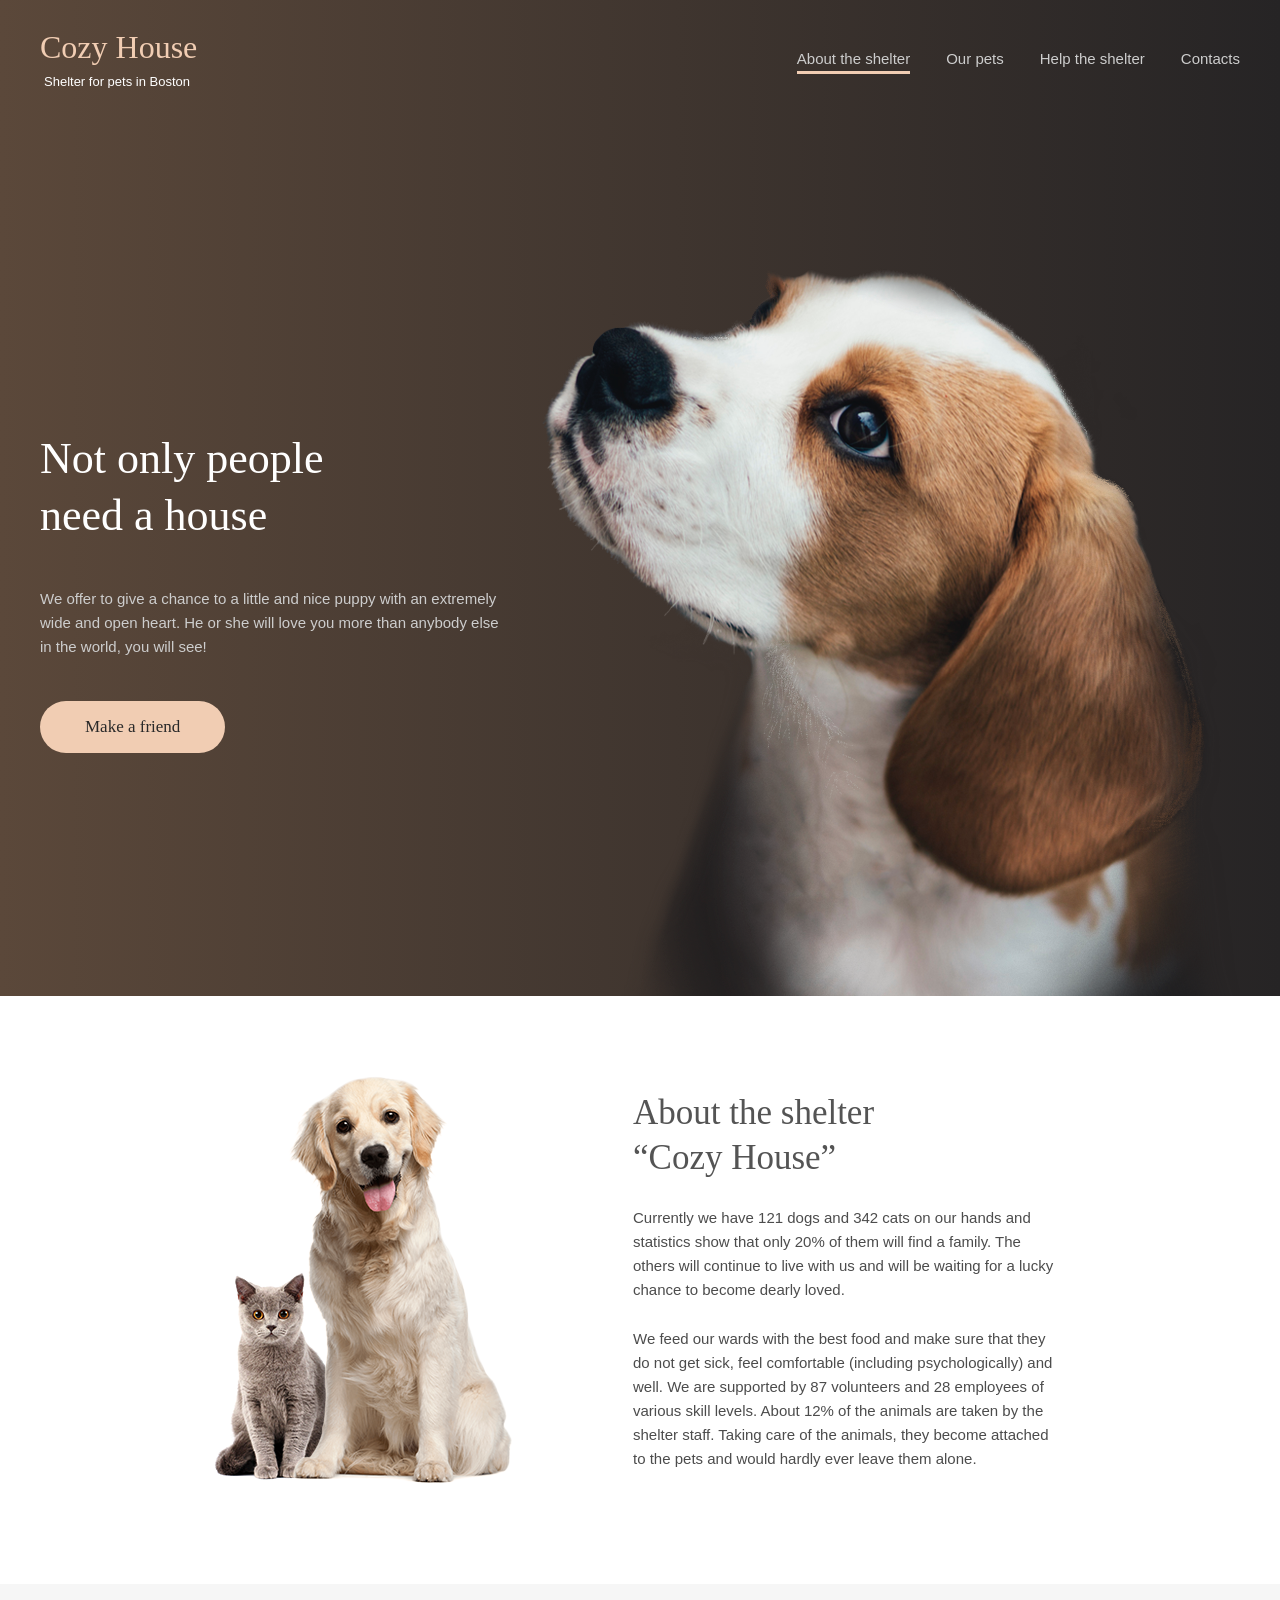
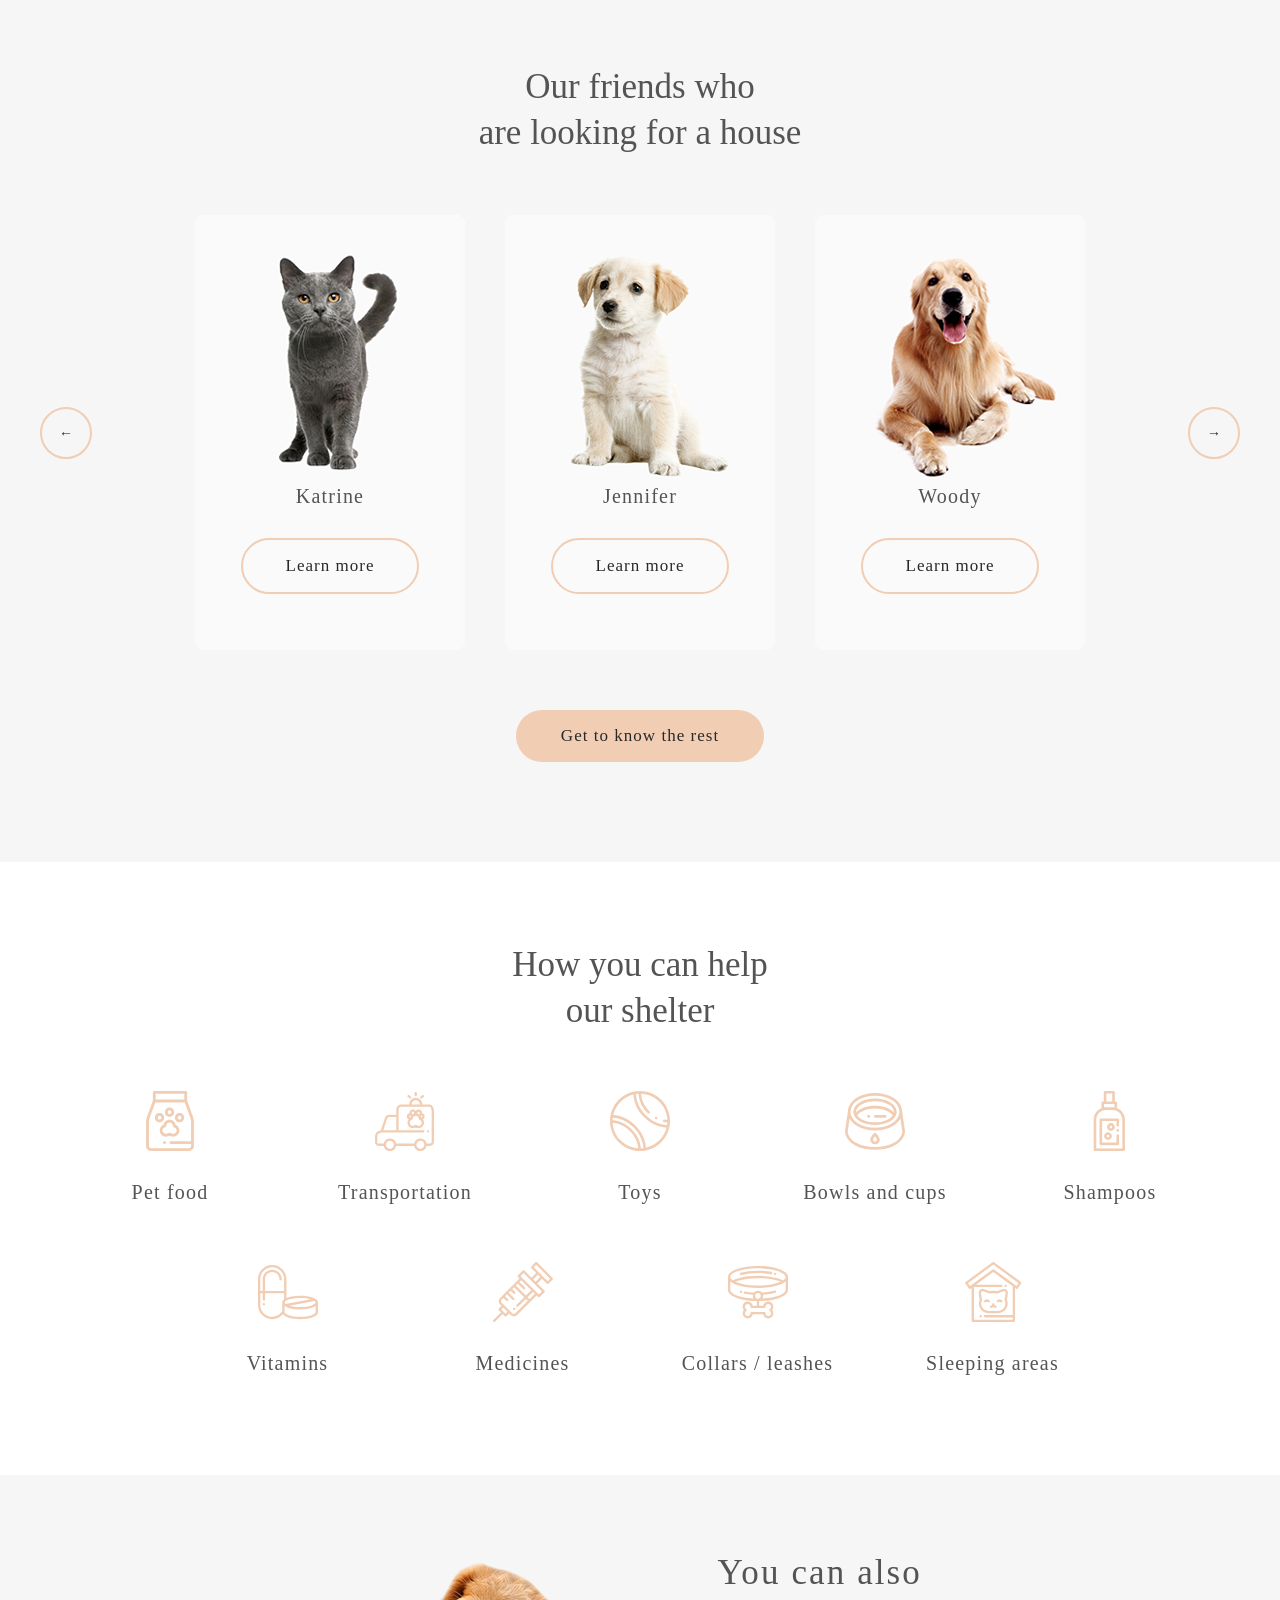
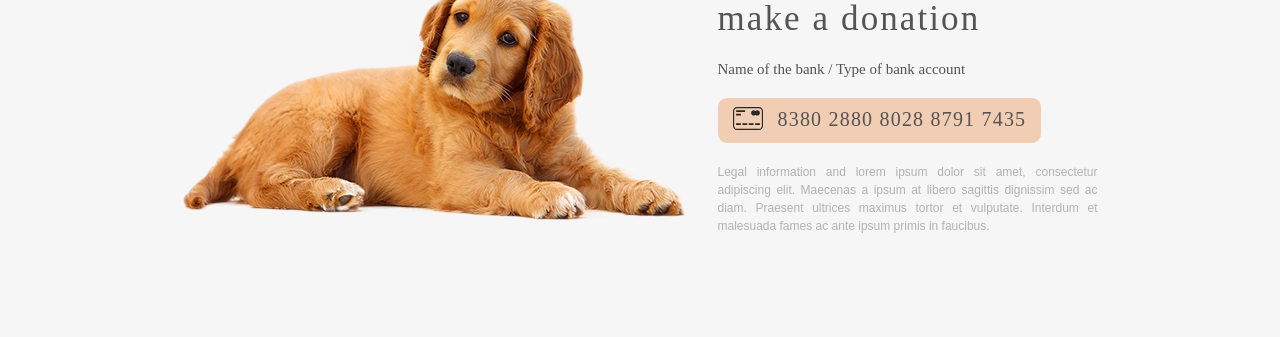
<file: index.html>
<!doctype html>
<html lang="en">

<head>
    <meta charset="UTF-8" />
    <meta name="viewport" content="width=device-width, initial-scale=1.0" />
    <title>Main</title>
    <link rel="icon" href="assets/img/pets-jennifer.svg" type="image/svg+xml" />
    <link rel="stylesheet" href="css/style.css" />
    <link rel="stylesheet" href="css/typography.css" />
    <link rel="stylesheet" href="css/tablet.css" />
    <link rel="stylesheet" href="css/phone.css" />
</head>

<body>
    <div class="page">
        <header class="header header-dark">
            <div class="container header-wrap logo-dark">
                <a href="index.html" class="logo-link">
                    <div class="logo">
                        <h1>Cozy House</h1>
                        <span>Shelter for pets in Boston</span>
                    </div>
                </a>
                <nav class="nav">
                    <ul class="nav-list">
                        <li><a class="nav-link nav-link-dark nav-activated" href="#about">About the shelter</a></li>
                        <li><a class="nav-link nav-link-dark" href="pets.html">Our pets</a></li>
                        <li><a class="nav-link nav-link-dark" href="#help">Help the shelter</a></li>
                        <li><a class="nav-link nav-link-dark" href="#contacts">Contacts</a></li>
                    </ul>
                </nav>
                <div class="navbar-burger">
                    <span></span>
                    <span></span>
                    <span></span>
                </div>
            </div>
        </header>
        <section class="start-screen-content">
            <div class="container start-screen-wrap">

                <div class="content">
                    <h2>Not only people <br> need a house</h2>
                    <p>We offer to give a chance to a little and nice puppy with an extremely wide and open
                        heart. He or she will love you more than anybody else in the world, you will see!</p>
                    <button class="primary" type="button">Make a friend</button>
                </div>

                <div class="start-screen-puppy">
                    <img src="assets/img/start-screen-puppy.png" alt="Start screen puppy">
                </div>

            </div>
        </section>
        <section class="about" id="about">
            <div class="container about-wrap">
                <div class="about-pets">
                    <img src="assets/img/about-pets.png" alt="About pets">
                </div>
                <div class="about-content">
                    <h3>About the shelter <br> “Cozy House”</h3>
                    <p>Currently we have 121 dogs and 342 cats on our hands and statistics show that only 20% of
                        them will find a family. The others will continue to live with us and will be waiting for a
                        lucky chance to become dearly loved.</p>
                    <p>We feed our wards with the best food and make sure that they do not get sick, feel
                        comfortable (including psychologically) and well. We are supported by 87 volunteers and 28
                        employees of various skill levels. About 12% of the animals are taken by the shelter
                        staff. Taking care of the animals, they become attached to the pets and would hardly ever
                        leave them alone.</p>
                </div>
            </div>
        </section>
        <section class="pets pets-main" id="our-pets">
            <div class="container">
                <h4>Our friends who <br> are looking for a house</h4>

                <div class="slider">
                    <button class="button-arrow left-arrow">&larr;</button>

                    <div class="slider-window">
                        <div class="slider-track">
                            <div class="cards-wrap">
                                <div class="card">
                                    <img src="assets/img/pets-katrine.png" alt="Katrine" class="card-img">
                                    <h3 class="card-title">Katrine</h3>
                                    <a href="#" class="button-secondary">Learn more</a>
                                </div>

                                <div class="card">
                                    <img src="assets/img/pets-jennifer.png" alt="Jennifer" class="card-img">
                                    <h3 class="card-title">Jennifer</h3>
                                    <a href="#" class="button-secondary">Learn more</a>
                                </div>

                                <div class="card">
                                    <img src="assets/img/pets-woody.png" alt="Woody" class="card-img">
                                    <h3 class="card-title">Woody</h3>
                                    <a href="#" class="button-secondary">Learn more</a>
                                </div>
                            </div>
                        </div>
                    </div>

                    <button class="button-arrow right-arrow">&rarr;</button>
                </div>
                <a href="pets.html" class="button-primary">Get to know the rest</a>
            </div>
        </section>
        <section class="help" id="help">
            <div class="container">
                <h2>How you can help <br> our shelter</h2>
                <div class="help-list">
                    <div class="help-item">
                        <img src="assets/img/icon-pet-food.svg" alt="Pet food" class="help-icon">
                        <h3 class="help-item-title">Pet food</h3>
                    </div>
                    <div class="help-item">
                        <img src="assets/img/icon-transportation.svg" alt="Transportation" class="help-icon">
                        <h3 class="help-item-title">Transportation</h3>
                    </div>
                    <div class="help-item">
                        <img src="assets/img/icon-toys.svg" alt="Toys" class="help-icon">
                        <h3 class="help-item-title">Toys</h3>
                    </div>
                    <div class="help-item">
                        <img src="assets/img/icon-bowls-and-cups.svg" alt="Bowls and cups" class="help-icon">
                        <h3 class="help-item-title">Bowls and cups</h3>
                    </div>
                    <div class="help-item">
                        <img src="assets/img/icon-shampoos.svg" alt="Shampoos" class="help-icon">
                        <h3 class="help-item-title">Shampoos</h3>
                    </div>
                    <div class="help-item">
                        <img src="assets/img/icon-vitamins.svg" alt="Vitamins" class="help-icon">
                        <h3 class="help-item-title">Vitamins</h3>
                    </div>
                    <div class="help-item">
                        <img src="assets/img/icon-medicines.svg" alt="Medicines" class="help-icon">
                        <h3 class="help-item-title">Medicines</h3>
                    </div>
                    <div class="help-item">
                        <img src="assets/img/icon-collars-leashes.svg" alt="Collars / leashes" class="help-icon">
                        <h3 class="help-item-title">Collars / leashes</h3>
                    </div>
                    <div class="help-item">
                        <img src="assets/img/icon-sleeping-area.svg" alt="Sleeping areas" class="help-icon">
                        <h3 class="help-item-title">Sleeping areas</h3>
                    </div>
                </div>
            </div>
        </section>
        <section class="donation" id="donation">
            <div class="container donation-wrap">
                <div class="donation-dog">
                    <img src="assets/img/donation-dog.png" alt="Donation dog">
                </div>
                <div class="donation-content">
                    <h3>You can also<br>make a donation</h3>
                    <p>Name of the bank / Type of bank account</p>
                    <div class="donation-card-btn">
                        <img src="assets/img/credit-card.svg" alt="Credit card">
                        <span>8380 2880 8028 8791 7435</span>
                    </div>
                    <h4>Legal information and lorem ipsum dolor sit amet, consectetur adipiscing elit. Maecenas a ipsum
                        at libero sagittis dignissim sed ac diam. Praesent ultrices maximus tortor et vulputate.
                        Interdum et malesuada fames ac ante ipsum primis in faucibus.</h4>
                </div>
            </div>
        </section>
    </div>
    <script src="burger.js"></script>
    <script src="slider.js"></script>
</body>

</html>
</file>
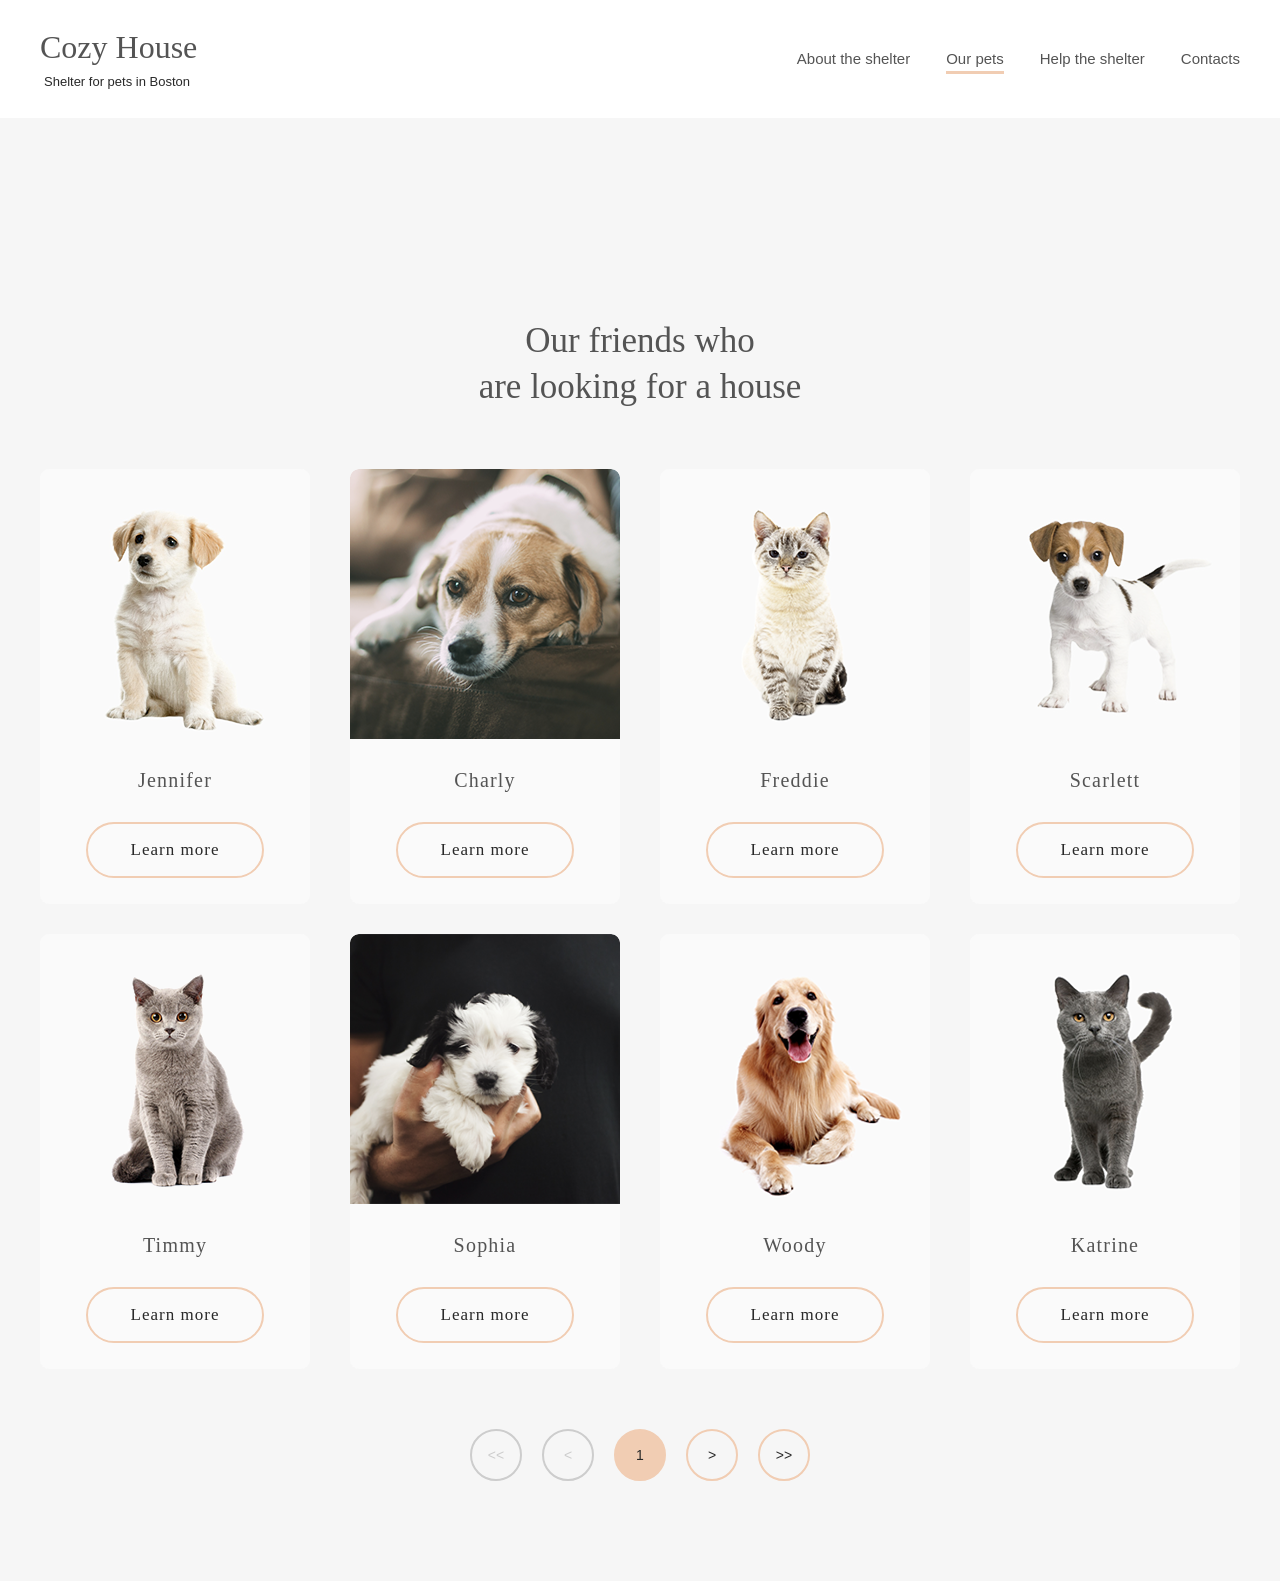
<file: pets.html>
<!doctype html>
<html lang="en">

<head>
    <meta charset="UTF-8" />
    <meta name="viewport" content="width=device-width, initial-scale=1.0" />
    <title>Pets</title>
    <link rel="icon" href="assets/img/pets-jennifer.svg" type="image/svg+xml" />
    <link rel="stylesheet" href="css/style.css" />
    <link rel="stylesheet" href="css/typography.css" />
    <link rel="stylesheet" href="css/tablet.css" />
    <link rel="stylesheet" href="css/phone.css" />
</head>

<body>
    <div class="page">
        <header class="header header-light">
            <div class="container header-wrap">
                <a href="index.html" class="logo-link">
                    <div class="logo logo-light">
                        <h1>Cozy House</h1>
                        <span>Shelter for pets in Boston</span>
                    </div>
                </a>

                <nav class="nav">
                    <ul class="nav-list">
                        <li><a class="nav-link nav-link-light" href="index.html#about">About the shelter</a></li>
                        <li><a class="nav-link nav-link-light nav-activated" href="pets.html">Our pets</a></li>
                        <li><a class="nav-link nav-link-light" href="index.html#help">Help the shelter</a></li>
                        <li><a class="nav-link nav-link-light" href="#contacts">Contacts</a></li>
                    </ul>
                </nav>
                <div class="navbar-burger">
                    <span></span>
                    <span></span>
                    <span></span>
                </div>
            </div>
        </header>
        <section class="pets pets-page" id="our-pets">
            <div class="container">
                <h2>Our friends who <br> are looking for a house</h2>

                <div class="slider">
                    <div class="cards-wrap">
                        <div class="card">
                            <img src="assets/img/pets-katrine.png" alt="Katrine" class="card-img">
                            <h3 class="card-title">Katrine</h3>
                            <a href="#" class="button-secondary">Learn more</a>
                        </div>
                        <div class="card">
                            <img src="assets/img/pets-jennifer.png" alt="Jennifer" class="card-img">
                            <h3 class="card-title">Jennifer</h3>
                            <a href="#" class="button-secondary">Learn more</a>
                        </div>
                        <div class="card">
                            <img src="assets/img/pets-woody.png" alt="Woody" class="card-img">
                            <h3 class="card-title">Woody</h3>
                            <a href="#" class="button-secondary">Learn more</a>
                        </div>
                        <div class="card">
                            <img src="assets/img/pets-sophia.png" alt="Sophia" class="card-img">
                            <h3 class="card-title">Sophia</h3>
                            <a href="#" class="button-secondary">Learn more</a>
                        </div>

                        <div class="card">
                            <img src="assets/img/pets-timmy.png" alt="Timmy" class="card-img">
                            <h3 class="card-title">Timmy</h3>
                            <a href="#" class="button-secondary">Learn more</a>
                        </div>
                        <div class="card">
                            <img src="assets/img/pets-charly.png" alt="Charly" class="card-img">
                            <h3 class="card-title">Charly</h3>
                            <a href="#" class="button-secondary">Learn more</a>
                        </div>
                        <div class="card">
                            <img src="assets/img/pets-scarlet.png" alt="Scarlet" class="card-img">
                            <h3 class="card-title">Scarlet</h3>
                            <a href="#" class="button-secondary">Learn more</a>
                        </div>
                        <div class="card">
                            <img src="assets/img/pets-freddie.png" alt="Freddie" class="card-img">
                            <h3 class="card-title">Freddie</h3>
                            <a href="#" class="button-secondary">Learn more</a>
                        </div>
                    </div>
                </div>
                <div class="pagination">
                    <button class="button-arrow" id="btn-first" disabled>&lt;&lt;</button>
                    <button class="button-arrow" id="btn-prev" disabled>&lt;</button>
                    <button class="button-arrow active" id="page-num">1</button>
                    <button class="button-arrow" id="btn-next">&gt;</button>
                    <button class="button-arrow" id="btn-last">&gt;&gt;</button>
                </div>
            </div>
        </section>
    </div>
    <script src="burger.js"></script>
    <script src="pets.js"></script>
</body>

</html>
</file>
<file: css/style.css>
html {
    scroll-behavior: smooth;
}

* {
    margin: 0;
    padding: 0;
}

*,
*::before,
*::after {
    box-sizing: border-box;
}

body {
    background-color: #ffffff;
}

.page {
    display: flex;
    flex-direction: column;
    align-items: center;
    width: 100%;
}

.container {
    width: 100%;
    max-width: 1280px;
    margin: 0 auto;
}

/* HEADER */

.header {
    width: 100%;
    padding: 30px 40px 0 40px;
}

.header-dark {
    background: linear-gradient(to right, #5B483A, #262425);
}

.header-light {
    background: #FFFFFF;
    padding-bottom: 30px;
}

.header-wrap {
    display: flex;
    justify-content: space-between;
    align-items: center;
}

.logo-link {
    text-decoration: none;
    display: inline-block;
    cursor: pointer;
}

.logo {
    display: flex;
    flex-direction: column;
    gap: 10px;
}

.logo h1 {
    margin: 0;
}

.logo span {
    display: block;
    margin-left: 4px;
}

.logo-dark h1 {
    color: #F1CDB3;
}

.logo-light h1 {
    color: #545454;
}


.logo-dark span {
    color: #FFFFFF;
}

.logo-light span {
    color: #292929;
}

.navbar-burger {
    display: none;
    cursor: pointer;
}

.nav-list {
    display: flex;
    align-items: center;
    gap: 36px;
    margin: 0;
    padding: 0;
}

.nav-link {
    padding-bottom: 4px;
    border-bottom: 3px solid transparent;
    transition: color 0.3s ease, border-color 0.3s ease;
}

.nav-link-dark {
    color: #CDCDCD;
    transition: color 0.3s ease;
}

.nav-link-dark:hover {
    color: #FAFAFA;
}

.nav-link-light {
    color: #545454;
    transition: color 0.3s ease;
}

.nav-link-light:hover {
    color: #292929;
}

.nav-activated {
    border-bottom: 3px solid #F1CDB3;
    padding-bottom: 4px;
}

/* START SCREEN CONTENT */

.start-screen-content {
    width: 100%;
    background: linear-gradient(to right, #5B483A, #262425);
    padding: 0 40px;
}

.start-screen-wrap {
    display: flex;
    justify-content: space-between;
    align-items: flex-start;
}

.content {
    display: flex;
    flex-direction: column;
    align-items: flex-start;
    padding-top: 162px;
}

.content h2 {
    color: #FFFFFF;
    margin-top: 180px;
    margin-bottom: 0;
}

.content p {
    display: flex;
    justify-content: center;
    margin-top: 42px;
    color: #CDCDCD;
    max-width: 460px;
}

.content .primary {
    margin-top: 42px;
    padding: 15px 45px;
    background-color: #F1CDB3;
    color: #292929;
    border-radius: 100px;
    border: none;
    cursor: pointer;
    transition: background-color 0.3s ease;
}

.primary:hover {
    background-color: #FDDCC4;
}

.start-screen-puppy {
    flex-shrink: 0;
}

.start-screen-puppy img {
    padding-top: 180px;
    display: block;
    max-width: 100%;
    height: auto;
}

/* ABOUT */

.about {
    width: 100%;
    background-color: #FFFFFF;
    padding: 80px 34px 100px 30px;
}

.about-wrap {
    display: flex;
    justify-content: center;
    align-items: center;
    gap: 120px;
}

.about-pets {
    flex-shrink: 0;
}

.about-pets img {
    display: block;
    max-width: 100%;
    height: auto;
}

.about-content {
    max-width: 430px;
    display: flex;
    flex-direction: column;
}

.about-content h3 {
    color: #545454;
    margin: 0;
}

.about-content p {
    display: block;
    padding-top: 25px;
    color: #4C4C4C;
}

/* PETS */

.pets {
    width: 100%;
    background-color: #F6F6F6;
}

.pets .container {
    display: flex;
    flex-direction: column;
    align-items: center;
}

.pets h4,
.pets h2,
.help h2 {
    text-align: center;
    color: #545454;
    margin-top: 0;
}

.slider {
    display: flex;
    align-items: center;
    justify-content: center;
    width: 100%;
}

.card {
    background-color: #FAFAFA;
    border-radius: 9px;
    width: 270px;
    height: 435px;
    padding: 0 0 30px 0;
    display: flex;
    flex-direction: column;
    align-items: center;
    flex-shrink: 0;
    transition: background-color 0.3s ease, box-shadow 0.3s ease;
    cursor: pointer;
}

.card:hover {
    background-color: #FFFFFF;
    box-shadow: 0px 2px 35px 14px rgba(13, 13, 13, 0.04);
}

.card-img {
    height: 270px;
    width: 100%;
    margin-bottom: 30px;
    object-fit: cover;
    border-radius: 9px 9px 0 0;
}

.card-title {
    color: #545454;
    text-align: center;
    margin: 0 0 30px 0;
}

.button-secondary {
    display: inline-block;
    padding: 15px 42px;
    background-color: transparent;
    border: 2px solid #F1CDB3;
    border-radius: 100px;
    color: #292929;
    transition: background-color 0.3s ease, border-color 0.3s ease;
}

.card:hover .button-secondary {
    background-color: #FDDCC4;
    border-color: #FDDCC4;
}

.button-arrow {
    width: 52px;
    height: 52px;
    border: 2px solid #F1CDB3;
    border-radius: 100px;
    background: transparent;
    color: #292929;
    cursor: pointer;
    display: flex;
    align-items: center;
    justify-content: center;
    transition: background-color 0.3s ease, border-color 0.3s ease;
    margin-top: 0;
    flex-shrink: 0;
}

.button-arrow:hover {
    background-color: #FDDCC4;
    border-color: #FDDCC4;
}

.button-arrow.active {
    background-color: #F1CDB3;
    border-color: #F1CDB3;
}

.button-primary {
    display: inline-block;
    padding: 15px 45px;
    background-color: #F1CDB3;
    border-radius: 100px;
    color: #292929;
    transition: background-color 0.3s ease;
    margin-top: 60px;
}

.button-primary:hover {
    background-color: #FDDCC4;
}

.slider-window {
    overflow: hidden;
    width: 100%;
}
.slider-track {
    display: flex;
    transition: none;
}
.slider-group {
    display: flex;
    justify-content: center;
    gap: 40px;
    flex-shrink: 0;
    width: 100%;
}

.pagination {
    display: flex;
    justify-content: center;
    align-items: center;
    gap: 20px;
    margin-top: 60px;
    width: 100%;
}

.pets-main {
    padding: 80px 40px 100px 40px;
}

.pets-main h4 {
    margin-bottom: 60px;
}

.pets-main .slider {
    gap: 53px;
}

.pets-main .cards-wrap {
    display: flex;
    gap: 90px;
    width: 990px;
    max-width: 990px;
    justify-content: center;
}

.pets-page {
    padding: 200px 40px 100px 40px;
}

.pets-page h2 {
    margin-bottom: 60px;
}

.pets-page .cards-wrap {
    display: grid;
    grid-template-columns: repeat(4, 1fr);
    column-gap: 40px;
    row-gap: 30px;
    width: 100%;
    max-width: 1200px;
    margin: 0 auto;
    transition: opacity 0.3s ease-in-out;
}

.pets-page .cards-wrap.fade {
    opacity: 0;
}

.button-arrow:disabled {
    border-color: #CDCDCD;
    color: #CDCDCD;
    cursor: default;
    background-color: transparent;
}
/* HELP */

.help {
    padding: 80px 0 100px 0;
    background-color: #ffffff;
}

.help-list {
    display: flex;
    flex-wrap: wrap;
    justify-content: center;
    max-width: 1200px;
    margin-top: 58px;
    padding: 0;
    column-gap: 65px;
    row-gap: 58px;
}

.help-item {
    display: flex;
    flex-direction: column;
    align-items: center;
    text-align: center;
    width: 170px;
}

.help-icon {
    width: 60px;
    height: 60px;
    margin-bottom: 30px;
    object-fit: contain;
}

.help-item-title {
    color: #545454;
    font-weight: 400;
    margin: 0;
}

/* DONATION */

.donation {
    width: 100%;
    max-width: 100vw;
    background-color: #F6F6F6;
    padding: 70px 0 100px 0;
    box-sizing: border-box;
}

.donation-wrap {
    display: flex;
    flex-direction: row;
    align-items: center;
    justify-content: center;
    gap: 30px;
    max-width: 1200px;
    margin: 2px auto;
}

.donation-dog {
    flex-shrink: 0;
}

.donation-dog img {
    display: block;
    max-width: 505px;
    height: auto;
}

.donation-content {
    max-width: 380px;
}

.donation-content h3 {
    color: #545454;
    margin: 3px 0 20px 0;
}

.donation-content p {
    color: #545454;
    padding: 0;
    justify-content: center;

}

.donation-card-btn {
    display: inline-flex;
    align-items: center;
    background-color: #F1CDB3;
    padding: 8px 15px;
    border-radius: 9px;
    gap: 15px;
    text-decoration: none;
    margin-top: 20px;
    padding-bottom: 12px;
}

.donation-card-btn span {
    color: #545454;
    margin-top: 2px;
}

.donation-content h4 {
    color: #B2B2B2;
    text-align: justify;
    padding-top: 20px;
}
</file>
<file: css/typography.css>
/* HEADER */

.logo h1 {
    font-family: 'Georgia', serif;
    font-weight: 400;
    font-size: 32px;
    line-height: 110.00000000000001%;
    letter-spacing: 6%;
}

.logo span {
    font-family: Arial, Helvetica, sans-serif;
    font-weight: 400;
    font-size: 13px;
    line-height: 100%;
    letter-spacing: 10%;
}

.nav-list {
    list-style: none;
}

.nav-link {
    font-family: Arial, Helvetica, sans-serif;
    font-weight: 400;
    font-size: 15px;
    line-height: 160%;
    letter-spacing: 0px;
    text-decoration: none;
}

/* START SCREEN CONTENT */

.content h2 {
    font-family: 'Georgia', serif;
    font-weight: 400;
    font-size: 44px;
    line-height: 130%;
    letter-spacing: 0%;
}

.content p {
    font-family: Arial, Helvetica, sans-serif;
    font-weight: 400;
    font-size: 15px;
    line-height: 160%;
    letter-spacing: 0px;
}

.content .primary {
    font-family: 'Georgia', serif;
    font-weight: 400;
    font-size: 17px;
    line-height: 130%;
    letter-spacing: 6%;
}

/* ABOUT */

.about-content h3 {
    font-family: 'Georgia', serif;
    font-weight: 400;
    font-size: 35px;
    line-height: 130%;
    letter-spacing: 6%;
}

.about-content p {
    font-family: Arial, Helvetica, sans-serif;
    font-weight: 400;
    font-size: 15px;
    line-height: 160%;
    letter-spacing: 0px;
}

/* PETS */

.pets h4,
.pets h2,
.help h2 {
    font-family: 'Georgia', serif;
    font-size: 35px;
    font-weight: 400;
    line-height: 130%;
    letter-spacing: 6%;
}

.card-title {
    font-family: 'Georgia', serif;
    font-size: 20px;
    font-weight: 400;
    line-height: 23px;
    letter-spacing: 0.06em;
}

.button-secondary,
.button-primary {
    font-family: 'Georgia', serif;
    font-size: 17px;
    font-weight: 400;
    line-height: 130%;
    letter-spacing: 0.06em;
    text-decoration: none;
}

.button-arrow {
    font-size: 14px;
}

.help-item-title {
    font-family: 'Georgia', Georgia, serif;
    font-size: 20px;
    line-height: 115%;
    letter-spacing: 0.06em;
}

.donation-content h3 {
    font-family: 'Georgia', Georgia, serif;
    font-size: 35px;
    font-weight: 400;
    line-height: 130%;
    letter-spacing: 0.06em;
}

.donation-content p {
    font-family: 'Georgia', Georgia, serif;
    font-weight: 400;
    font-size: 15px;
    line-height: 110.00000000000001%;
    letter-spacing: 6%;
}

.donation-card-btn span {
    font-family: 'Georgia', Georgia, serif;
    font-size: 20px;
    line-height: 115%;
    letter-spacing: 0.06em;
}

.donation-content h4 {
    font-family: Arial, Helvetica, sans-serif;
    font-weight: 400;
    font-size: 12px;
    line-height: 18px;
    letter-spacing: 0px;
}
</file>
<file: css/tablet.css>
@media (min-width: 768px) and (max-width: 1279px) {

    /* --- HEADER --- */
    .container {
        max-width: 708px;
        padding: 0;
    }

    .header {
        padding: 30px 30px 0 30px;
    }

    /* --- START SCREEN --- */
    .start-screen-content {
        padding-left: 0;
        width: 100%;
    }

    .start-screen-wrap {
        display: flex;
        flex-direction: column;
        align-items: flex-end;
        justify-content: space-between;
        max-width: 1200px;
        margin: 0 auto;
    }

    .content {
        padding-top: 150px;
        display: flex;
        flex-direction: column;
        align-items: flex-start;
        text-align: left;
        width: 460px;
        padding-bottom: 80px;
        margin-right: 115px;
    }

    .content h2 {
        margin-top: 0;
    }

    .content p {
        margin-top: 40px;
    }

    .content .primary {
        margin-top: 42px;
        margin-left: 126px;
        margin-right: 0;
    }

    .start-screen-puppy {
        margin-top: -158px;
        margin-right: -10px;
        display: flex;
        justify-content: flex-end;
    }

    .start-screen-puppy img {
        width: 569px;
        height: auto;
        display: block;
    }

    /* --- ABOUT --- */
    .about {
        padding: 80px 0 100px 0;
    }

    .about-wrap {
        flex-direction: column-reverse;
        align-items: center;
        gap: 80px;
    }

    .about-content {
        max-width: 430px;
        width: 100%;
        padding: 0;

        display: flex;
        flex-direction: column;
        align-items: flex-start;
    }

    .about-content h3 {
        margin-top: 0;
        text-align: left;
    }

    .about-content p {
        text-align: left;
        margin-bottom: 0;
    }

    .about-pets {
        display: flex;
        justify-content: center;
        width: 100%;
    }

    .about-pets img {
        max-width: 300px;
        width: 100%;
        height: auto;
        display: block;
    }

    /* --- PETS --- */
    .pets-main {
        padding: 78px 0 100px 0;
    }

    .pets-main .slider {
        display: flex;
        align-items: center;
        justify-content: space-between;
        max-width: 708px;
        width: 100%;
        margin: 0 auto;
        gap: 0;
    }

    .slider-window {
        width: 100%;
        max-width: 580px;
        overflow: hidden;
    }

    .pets-main .cards-wrap {
        display: flex;
        flex-direction: row;
        justify-content: center;
        gap: 40px;
        width: 100%;
        max-width: 580px;
        margin: 0;
        padding-right: 32px;
    }

    .pets-main .cards-wrap .card:nth-child(n+3) {
        display: none;
    }

    .pets-main .card {
        width: 270px;
        flex-shrink: 0;
    }

    .pets-main .button-arrow:first-of-type {
        margin-right: -20px;
    }

    .pets-main .button-arrow:last-of-type {
        margin-left: -20px;
    }

    .button-arrow {
        flex-shrink: 0;
        margin: 0;
    }

    .header-light {
        padding-bottom: 34px;
    }

    .pets-page {
        padding: 200px 0 100px 0;
    }

    .pets-page h4 {
        text-align: center;
        margin-bottom: 60px;
    }

    .pets-page .cards-wrap {
        display: flex;
        flex-direction: row;
        flex-wrap: wrap;
        justify-content: center;
        gap: 30px 40px;
        max-width: 580px;
        margin-top: -30px;
    }

    .pets-page .cards-wrap .card {
        width: 270px;
        flex-shrink: 0;
        display: flex;
    }

    .pets-page .cards-wrap .card:nth-child(n+7) {
        display: none;
    }

    .pets-page .pagination {
        display: flex;
        justify-content: center;
        align-items: center;
        gap: 20px;
        margin-top: 40px;
    }

    .help {
        margin-bottom: -3px;
    }

    .donation {
        padding-top: 72px;
    }

    .donation-wrap {
        display: flex;
        flex-direction: column-reverse;
    }

    .donation-dog {
        padding-top: 32px;
    }

    .donation-content p {
        margin-top: 7px;
    }

    .donation-card-btn {
        margin-top: 18px;
        padding-top: 12px;
    }

    .donation-content h4 {
        max-width: 380px;
        width: 100%;
    }
}
</file>
<file: css/phone.css>
@media (max-width: 767px) {

    html,
    body {
        width: 100%;
        max-width: 100%;
        overflow-x: hidden;
        margin: 0;
        padding: 0;
        -webkit-text-size-adjust: 100%;
    }

    .container,
    .start-screen-wrap,
    .about-wrap {
        width: 100%;
        max-width: 320px;
        padding: 0 10px;
        box-sizing: border-box;
        margin: 0 auto;
    }

    .header {
        padding: 30px 10px 0 10px;
    }

    .header .nav {
        display: none;
    }

    .navbar-burger {
        display: flex;
        flex-direction: column;
        gap: 8px;
        padding-top: 2px;
    }

    .navbar-burger span {
        width: 30px;
        height: 2px;
        background-color: #f1cdb3;
        margin-left: 22px;
    }

    .header-wrap {
        justify-content: flex-start;
        gap: 41px;
    }

    /* --- BURGER MENU --- */
    body.menu-open {
        overflow: hidden;
    }

    .navbar-burger {
        display: flex;
        flex-direction: column;
        justify-content: space-between;
        align-items: flex-end;
        width: 44px;
        height: 44px;
        padding: 11px 7px;
        box-sizing: border-box;
        cursor: pointer;
        z-index: 100;
        transition: transform 0.3s ease-in-out;
    }

    .navbar-burger span {
        display: block;
        width: 30px;
        height: 2px;
        background-color: #F1CDB3;
        transition: all 0.3s ease-in-out;
    }

    .header-light .navbar-burger span {
        background-color: #000000;
    }

    .navbar-burger.open {
        transform: rotate(90deg);
        position: fixed;
        right: 30px;
        top: 30px;
    }

    .navbar-burger.open span {
        background-color: #F1CDB3 !important;
    }

    .nav {
        position: fixed;
        top: 0;
        right: -320px;
        width: 320px;
        height: 100vh;
        background-color: #292929;
        padding: 160px 10px 40px 10px;
        box-sizing: border-box;
        display: flex;
        flex-direction: column;
        align-items: center;
        transition: right 0.3s ease-in-out;
        z-index: 90;
    }

    .nav.open {
        right: 0;
        display: flex;
    }

    .nav-list {
        display: flex;
        flex-direction: column;
        align-items: center;
        gap: 40px;
        padding: 0;
        margin: 0;
        list-style: none;
    }

    .nav-link {
        font-family: 'Arial', sans-serif;
        font-size: 32px;
        line-height: 160%;
        color: #CDCDCD;
        text-decoration: none;
        transition: color 0.3s;
    }

    .nav-link:hover,
    .nav-link.nav-activated {
        color: #FAFAFA;
        border-bottom: 3px solid #F1CDB3;
        padding-bottom: 4px;
    }

    .start-screen-content {
        padding-top: 156px;
        width: 100%;
    }

    .start-screen-content .start-screen-wrap {
        display: flex;
        flex-direction: column;
        align-items: center;
    }

    .start-screen-content .content {
        width: 100%;
        max-width: 300px;
        text-align: center;
        padding: 0;
    }

    .start-screen-content .content h2 {
        font-size: 25px;
        letter-spacing: 0.06em;
        text-align: center;
        max-width: 250px;
        margin: -4px auto 20px auto;
    }

    .start-screen-content .content p {
        font-size: 15px;
        line-height: 24px;
        width: 300px;
        height: 96px;
        margin-top: 20px;
        margin-left: -42px;
        padding-right: -10px;
    }

    .start-screen-content .content button.primary {
        margin: 40px auto;
        display: block;
    }

    .start-screen-content .start-screen-puppy {
        width: 100%;
        max-width: 320px;
        margin: -116px auto 0 auto;
        padding: 0;
    }

    .start-screen-content .start-screen-puppy img {
        width: 260px;
        max-width: 260px;
        height: auto;
        display: block;
        margin: 0 auto;
    }

    .about {
        padding: 44px 0 42px 0;
    }

    .about-wrap {
        display: flex;
        flex-direction: column;
        align-items: center;
    }

    .about-content {
        order: 1;
        width: 100%;
        max-width: 300px;
    }

    .about-content h3 {
        font-size: 25px;
        line-height: 32px;
        text-align: center;
        margin-bottom: 25px;
    }

    .about-content p {
        font-size: 17px;
        line-height: 24px;
        text-align: justify;
        margin-bottom: 20px;
        margin-top: -24px;
    }

    .about-pets {
        order: 2;
        margin: 20px auto 0 auto;
    }

    .about-pets img {
        width: 260px;
        height: auto;
        display: block;
        margin-top: -117px
    }

    .pets-main {
        padding: 40px 0 42px 0;
    }

    .pets-main h4 {
        font-size: 25px;
        line-height: 32px;
        text-align: center;
        margin-bottom: 42px;
    }

    .pets-main .slider {
        display: flex;
        flex-direction: column;
        align-items: center;
        position: relative;
        width: 100%;
        padding-bottom: 70px;
    }

    .pets-main .cards-wrap {
        display: flex;
        justify-content: center;
        width: 100%;
        margin: 0;
    }

    .pets-main .cards-wrap .card:nth-child(n+2) {
        display: none;
    }

    .pets-main .card {
        width: 270px;
        flex-shrink: 0;
    }

    .pets-main .button-arrow {
        position: absolute;
        bottom: 0;
        display: inline-flex;
        align-items: center;
        justify-content: center;
        margin: 0;
    }

    .pets-main .button-arrow:first-of-type {
        left: 50%;
        margin-left: -90px;
    }

    .pets-main .button-arrow:last-of-type {
        right: 50%;
        margin-right: -90px;
    }

    .pets-main .button-primary {
        margin-top: 42px;
    }

    .header-light {
        padding-bottom: 34px;
    }

    .pets-page {
        padding: 150px 0 100px 0;
    }

    .pets-page h2 {
        font-size: 25px;
        text-align: center;
        margin-top: 13px;
        margin-bottom: 120px;
    }

    .pets-page .cards-wrap {
        display: flex;
        flex-direction: row;
        flex-wrap: wrap;
        justify-content: center;
        gap: 30px 40px;
        max-width: 580px;
        margin-top: -80px;
    }

    .pets-page .cards-wrap .card {
        width: 270px;
        flex-shrink: 0;
        display: flex;
    }

    .pets-page .cards-wrap .card:nth-child(n+4) {
        display: none;
    }

    .pets-page .pagination {
        display: flex;
        justify-content: center;
        align-items: center;
        gap: 11px;
        margin-top: 40px;
    }

    .help {
        margin-bottom: 28px;
    }

    .help h2 {
        font-size: 25px;
        line-height: 32px;
        text-align: center;
        margin-top: -36px;
    }

    .help-list {
        display: grid;
        grid-template-columns: repeat(2, 1fr);
        justify-items: center;
        gap: 29px 25px;
        max-width: 290px;
        margin: 43px auto;
    }

    .help-item {
        display: flex;
        flex-direction: column;
        align-items: center;
        width: 130px;
        height: auto;
    }

    .help-icon {
        width: 50px;
        height: 50px;
        margin-bottom: 15px;
        object-fit: contain;
    }

    .help-item-title {
        font-size: 15px;
        line-height: 110%;
        letter-spacing: 0.06em;
        text-align: center;
        margin-top: 6px;
    }

    .donation {
        margin-top: -130px;
        background-color: #F6F6F6;
    }

    .donation-wrap {
        display: flex;
        flex-direction: column-reverse;
        align-items: center;
        gap: 42px;
        margin-top: -26px;
    }

    .donation-content {
        display: flex;
        flex-direction: column;
        align-items: center;
        max-width: 300px;
        margin: 0 auto;
        padding: 0 10px;
        box-sizing: border-box;
    }

    .donation-content h3 {
        font-size: 25px;
        text-align: center;
        margin: 0 0 20px 0;
    }

    .donation-content p {
        line-height: 160%;
        letter-spacing: 0;
        text-align: center;
        max-width: 280px;
        margin: 0 0 20px 0;
    }

    .donation-card-btn {
        display: inline-flex;
        align-items: center;
        justify-content: center;
        background-color: #F1CDB3;
        border-radius: 9px;
        gap: 15px;
        width: 281px;
        height: auto;
        box-sizing: border-box;
        padding-top: 10px;
        margin-top: -2px;
    }

    .donation-card-btn img {
        width: 30px;
        height: auto;
        margin-left: -4px;
    }

    .donation-card-btn span {
        font-size: 15px;
        line-height: 110%;
    }

    .donation-content p {
        text-align: justify;
    }

    .donation-content h4 {
        width: 280px;
        text-align: justify;
    }

    .donation-dog {
        width: 100%;
        display: flex;
        justify-content: center;
        margin-top: 2px;
    }

    .donation-dog img {
        width: 260px;
        height: auto;
        display: block;
    }
}
</file>
